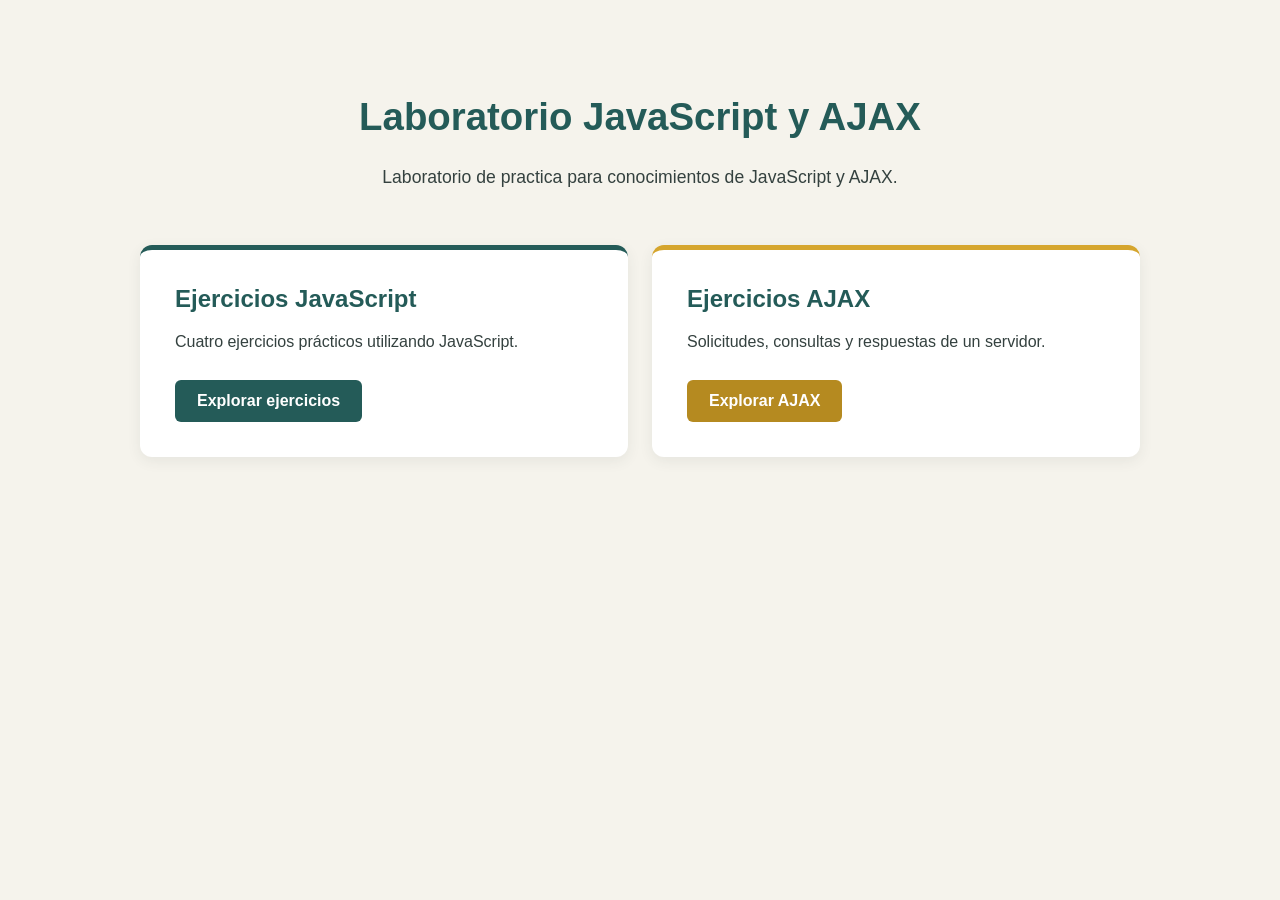
<file: index.html>
<!DOCTYPE html>
<html lang="es">
<head>
    <meta charset="UTF-8">
    <meta name="viewport" content="width=device-width, initial-scale=1.0">
    <meta name="description" content="Laboratorio de JavaScript y AJAX">
    <title>Laboratorio JavaScript y AJAX</title>
    <link rel="stylesheet" href="css/estilos.css">
</head>
<body>

    <main>
        <h1>Laboratorio JavaScript y AJAX</h1>
        <p>Laboratorio de practica para conocimientos de JavaScript y AJAX.</p>

        <section>
            <h2>Ejercicios JavaScript</h2>
            <p>Cuatro ejercicios prácticos utilizando JavaScript.</p>
            <a href="javascript.html">Explorar ejercicios</a>
        </section>

        <section>
            <h2>Ejercicios AJAX</h2>
            <p>Solicitudes, consultas y respuestas de un servidor.</p>
            <a href="ajax.html">Explorar AJAX</a>
        </section>
    </main>

</body>
</html>
</file>
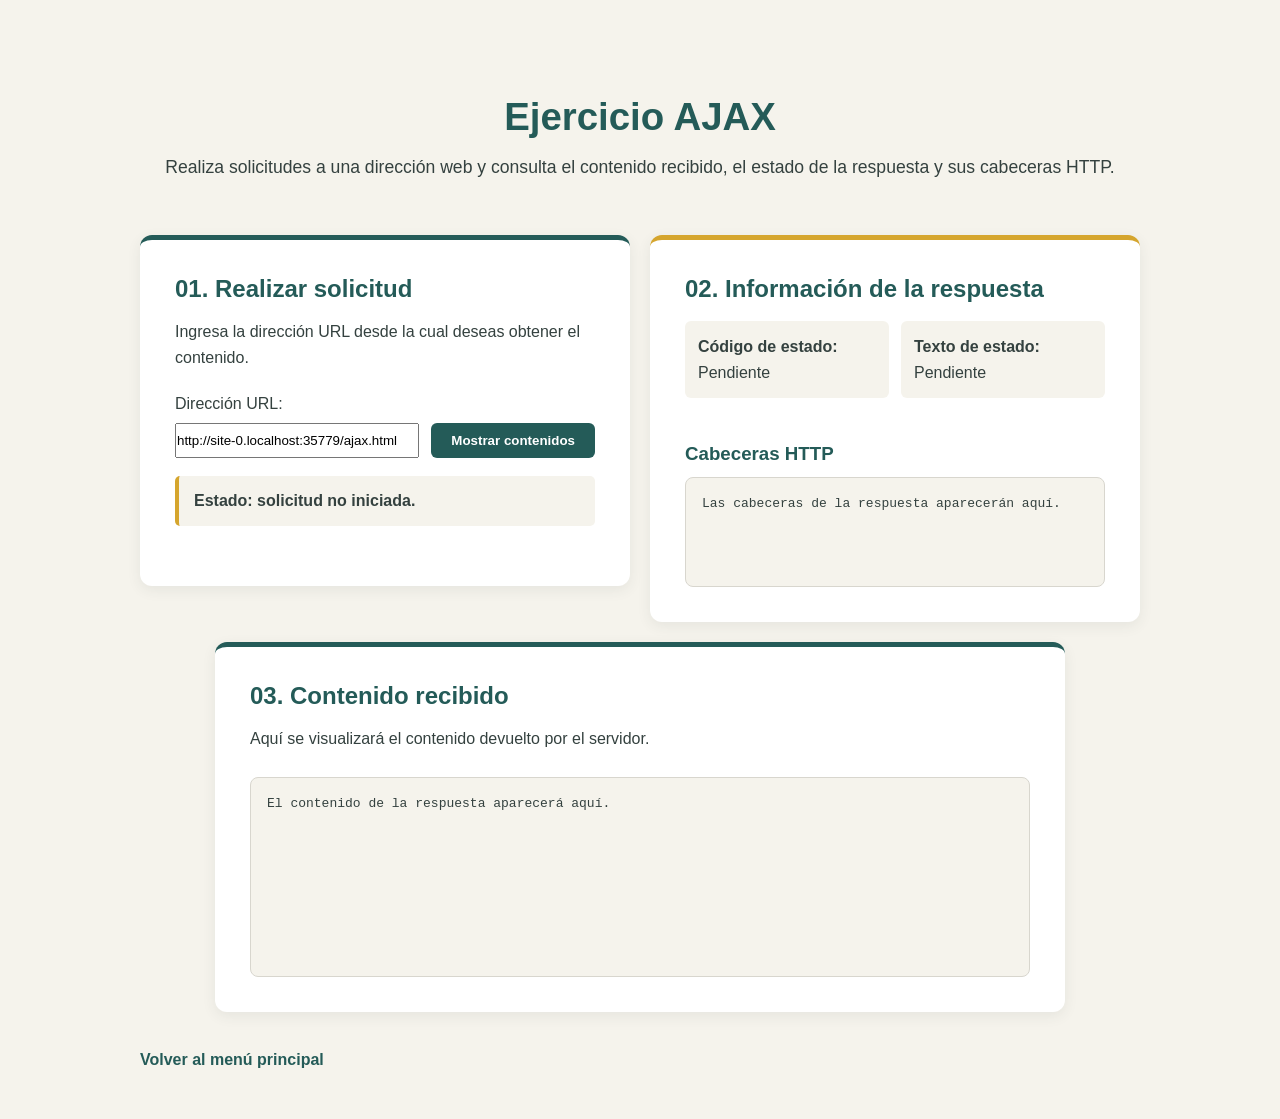
<file: ajax.html>
<!DOCTYPE html>
<html lang="es">

<head>
    <meta charset="UTF-8">
    <meta name="viewport" content="width=device-width, initial-scale=1.0">
    <meta name="description" content="Ejercicio práctico de solicitudes AJAX">
    <title>Ejercicio AJAX</title>

    <link rel="stylesheet" href="css/estilos.css">
    <script src="js/ajax.js" defer></script>
</head>

<body>

    <main class="pagina-ajax">

        <h1>Ejercicio AJAX</h1>

        <p class="introduccion-ajax">
            Realiza solicitudes a una dirección web y consulta el contenido
            recibido, el estado de la respuesta y sus cabeceras HTTP.
        </p>

        <div class="ajax-grid">

            <!-- 01. Realizar solicitud -->
            <section class="ajax-panel">

                <h2>01. Realizar solicitud</h2>

                <p>
                    Ingresa la dirección URL desde la cual deseas obtener el contenido.
                </p>

                <label for="urlSolicitud">Dirección URL:</label>

                <div class="ajax-formulario">

                    <input
                        type="url"
                        id="urlSolicitud"
                        placeholder="La dirección de esta página se cargará automáticamente"
                        autocomplete="url"
                        spellcheck="false"
                    >

                    <button type="button" id="btnMostrar">
                        Mostrar contenidos
                    </button>

                </div>

                <p
                    id="estadoSolicitud"
                    class="estado-solicitud"
                    aria-live="polite"
                >
                    Estado: solicitud no iniciada.
                </p>

            </section>

            <!-- 02. Información de la respuesta -->
            <section class="ajax-panel">

                <h2>02. Información de la respuesta</h2>

                <div class="informacion-respuesta">

                    <p>
                        <strong>Código de estado:</strong>
                        <span id="codigoEstado">Pendiente</span>
                    </p>

                    <p>
                        <strong>Texto de estado:</strong>
                        <span id="textoEstado">Pendiente</span>
                    </p>

                </div>

                <h3>Cabeceras HTTP</h3>

                <pre
                    id="cabecerasRespuesta"
                    class="ajax-salida"
                >Las cabeceras de la respuesta aparecerán aquí.</pre>

            </section>

            <!-- 03. Contenido recibido -->
            <section class="ajax-panel">

                <h2>03. Contenido recibido</h2>

                <p>
                    Aquí se visualizará el contenido devuelto por el servidor.
                </p>

                <pre
                    id="contenidoRespuesta"
                    class="ajax-contenido"
                    aria-live="polite"
                >El contenido de la respuesta aparecerá aquí.</pre>

            </section>

        </div>

        <a href="index.html" class="enlace-regreso">
            Volver al menú principal
        </a>

    </main>

</body>

</html>
</file>
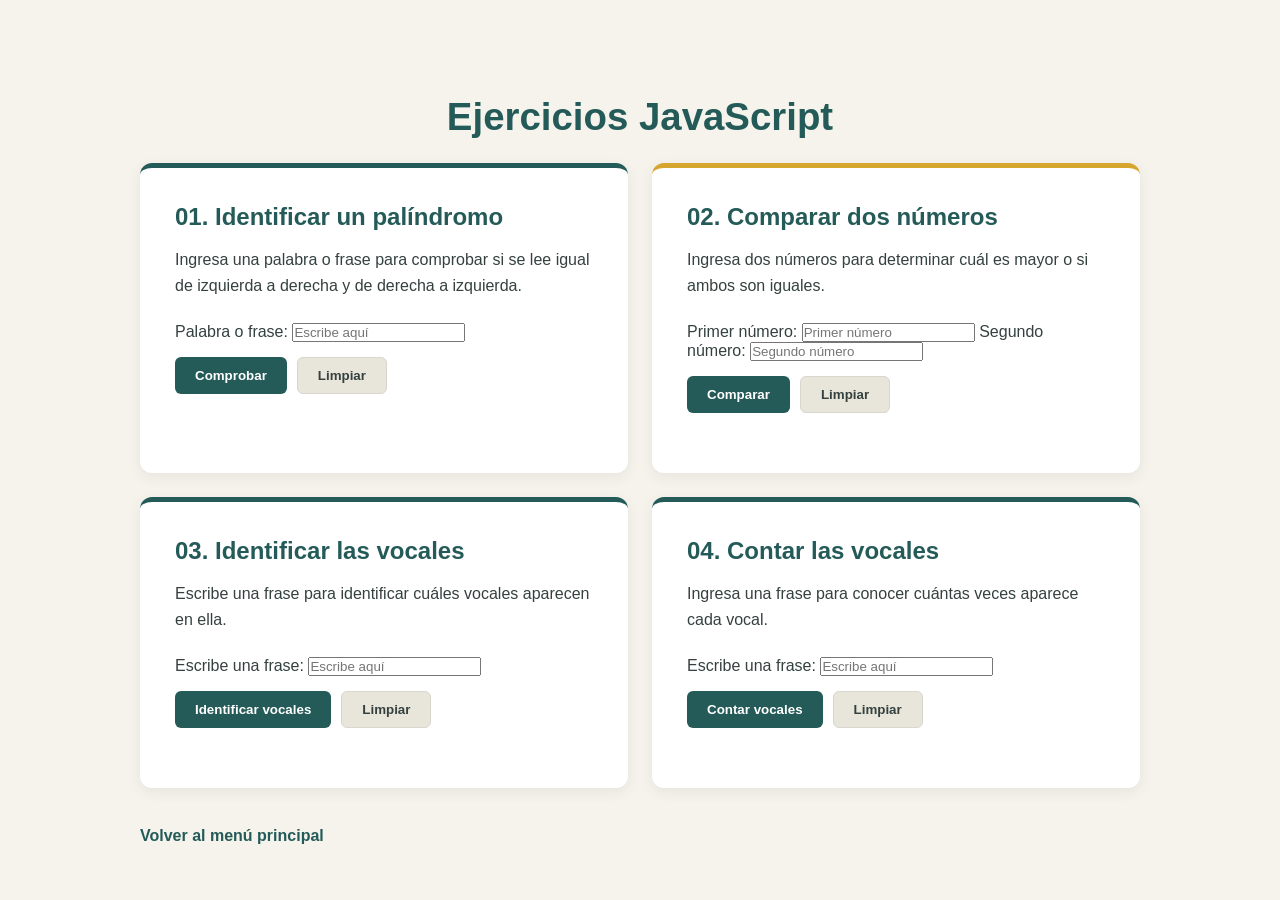
<file: javascript.html>
<!DOCTYPE html>
<html lang="es">
<head>
    <meta charset="UTF-8">
    <meta name="viewport" content="width=device-width, initial-scale=1.0">
    <meta name="description" content="Ejercicios prácticos de JavaScript">
    <title>Ejercicios JavaScript</title>
    <link rel="stylesheet" href="css/estilos.css">
    <script src="js/ejercicios.js" defer></script>
</head>
<body>

    <main>
        <h1>Ejercicios JavaScript</h1>

        <!-- Ejercicio 1: Palíndromo -->
        <section>
            <h2>01. Identificar un palíndromo</h2>
            <p>Ingresa una palabra o frase para comprobar si se lee igual de izquierda a derecha y de derecha a izquierda.</p>

            <label for="textoPalindromo">Palabra o frase:</label>
            <input type="text" id="textoPalindromo" placeholder="Escribe aquí">

            <div class="acciones-ejercicio">
                <button type="button" id="btnPalindromo">Comprobar</button>
                <button type="button" id="btnLimpiarPalindromo" class="btn-limpiar">Limpiar</button>
            </div>

            <p id="resultadoPalindromo" class="resultado" aria-live="polite"></p>
        </section>

        <!-- Ejercicio 2: Número mayor -->
        <section>
            <h2>02. Comparar dos números</h2>
            <p>Ingresa dos números para determinar cuál es mayor o si ambos son iguales.</p>

            <label for="numero1">Primer número:</label>
            <input type="number" id="numero1" step="any" placeholder="Primer número">

            <label for="numero2">Segundo número:</label>
            <input type="number" id="numero2" step="any" placeholder="Segundo número">

            <div class="acciones-ejercicio">
                <button type="button" id="btnComparar">Comparar</button>
                <button type="button" id="btnLimpiarComparacion" class="btn-limpiar">Limpiar</button>
            </div>

            <p id="resultadoComparacion" class="resultado" aria-live="polite"></p>
        </section>

        <!-- Ejercicio 3: Vocales encontradas -->
        <section>
            <h2>03. Identificar las vocales</h2>
            <p>Escribe una frase para identificar cuáles vocales aparecen en ella.</p>

            <label for="textoVocales">Escribe una frase:</label>
            <input type="text" id="textoVocales" placeholder="Escribe aquí">

            <div class="acciones-ejercicio">
                <button type="button" id="btnVocales">Identificar vocales</button>
                <button type="button" id="btnLimpiarVocales" class="btn-limpiar">Limpiar</button>
            </div>

            <p id="resultadoVocales" class="resultado" aria-live="polite"></p>
        </section>

        <!-- Ejercicio 4: Contar vocales -->
        <section>
            <h2>04. Contar las vocales</h2>
            <p>Ingresa una frase para conocer cuántas veces aparece cada vocal.</p>

            <label for="textoConteo">Escribe una frase:</label>
            <input type="text" id="textoConteo" placeholder="Escribe aquí">

            <div class="acciones-ejercicio">
                <button type="button" id="btnContar">Contar vocales</button>
                <button type="button" id="btnLimpiarConteo" class="btn-limpiar">Limpiar</button>
            </div>

            <p id="resultadoConteo" class="resultado" aria-live="polite"></p>
        </section>

        <a href="index.html">Volver al menú principal</a>

    </main>

</body>
</html>
</file>
<file: css/estilos.css>
/* =================================
   ESTILOS GENERALES
================================= */

* {
    margin: 0;
    padding: 0;
    box-sizing: border-box;
}

body {
    font-family: Arial, Helvetica, sans-serif;
    background-color: #F5F3EC;
    color: #34413F;
    min-height: 100vh;
    padding: 50px 24px;
}

/* =================================
   MENU PRINCIPAL
================================= */

main {
    max-width: 1000px;
    margin: 0 auto;
    display: grid;
    grid-template-columns: repeat(2, 1fr);
    gap: 24px;
}

main h1 {
    grid-column: 1 / -1;
    color: #245B58;
    font-size: 2.4rem;
    text-align: center;
    margin-top: 45px;
}

main > p {
    grid-column: 1 / -1;
    text-align: center;
    font-size: 1.1rem;
    line-height: 1.6;
    margin-bottom: 30px;
}

/* =================================
   SECCIONES DE EJERCICIOS
================================= */

section {
    background-color: #FFFFFF;
    padding: 35px;
    border-radius: 12px;
    border-top: 5px solid #245B58;
    box-shadow: 0 4px 14px rgba(52, 65, 63, 0.08);
    transition: transform 0.2s ease, box-shadow 0.2s ease;
}

section:nth-of-type(2) {
    border-top-color: #D5A52D;
}

section:hover {
    transform: translateY(-5px);
    box-shadow: 0 8px 20px rgba(52, 65, 63, 0.13);
}

section h2 {
    color: #245B58;
    font-size: 1.5rem;
    margin-bottom: 16px;
}

section p {
    font-size: 1rem;
    line-height: 1.6;
    margin-bottom: 25px;
}

/* =================================
   ENLACES
================================= */

section a {
    display: inline-block;
    background-color: #245B58;
    color: #FFFFFF;
    text-decoration: none;
    padding: 12px 22px;
    border-radius: 6px;
    font-weight: bold;
    transition: background-color 0.2s ease;
}

section:nth-of-type(2) a {
    background-color: #B58A20;
}

section a:hover {
    background-color: #34413F;
}

/* =================================
   BOTONES DE LOS EJERCICIOS
================================= */

.acciones-ejercicio {
    display: flex;
    flex-wrap: wrap;
    gap: 10px;
    margin-top: 15px;
}

section button {
    padding: 10px 20px;
    border: none;
    border-radius: 6px;
    background-color: #245B58;
    color: #FFFFFF;
    font-weight: bold;
    cursor: pointer;
    transition: background-color 0.2s ease;
}

section button:hover {
    background-color: #34413F;
}

/* Botón secundario para limpiar */

section button.btn-limpiar {
    background-color: #E8E5DA;
    color: #34413F;
    border: 1px solid #D8D6CE;
}

section button.btn-limpiar:hover {
    background-color: #D8D6CE;
}

section button:focus-visible {
    outline: 3px solid #D5A52D;
    outline-offset: 2px;
}

/* =================================
   ENLACE PARA VOLVER AL MENU
================================= */

main > a {
    grid-column: 1 / -1;
    justify-self: start;
    margin-top: 15px;
    color: #245B58;
    font-weight: bold;
    text-decoration: none;
}

main > a:hover {
    color: #B58A20;
    text-decoration: underline;
}

/* =================================
   ADAPTACION A CELULARES
================================= */

@media (max-width: 650px) {

    body {
        padding: 30px 18px;
    }

    main {
        grid-template-columns: 1fr;
    }

    main h1 {
        font-size: 1.9rem;
        margin-top: 20px;
    }

    main > p {
        font-size: 1rem;
    }

    section {
        padding: 25px;
    }

}

/* =================================
   PÁGINA DEL EJERCICIO AJAX
================================= */

.pagina-ajax {
    display: flex;
    flex-direction: column;
    gap: 24px;
}

.pagina-ajax .introduccion-ajax {
    margin-top: -10px;
    text-align: center;
    line-height: 1.6;
}

/* Distribución de los tres paneles */

.ajax-grid {
    display: grid;
    grid-template-columns: repeat(2, minmax(0, 1fr));
    gap: 20px;
    align-items: start;
}

.ajax-grid .ajax-panel {
    width: 100%;
    min-width: 0;
}

/* Panel de contenido centrado */

.ajax-grid .ajax-panel:nth-child(3) {
    grid-column: 1 / -1;
    width: min(100%, 850px);
    justify-self: center;
}

.pagina-ajax .ajax-panel h3 {
    color: #245B58;
    margin: 20px 0 12px;
}

/* Formulario de solicitud */

.ajax-formulario {
    display: flex;
    gap: 12px;
    align-items: stretch;
    margin-top: 10px;
}

.ajax-formulario input {
    flex: 1;
    min-width: 0;
}

.ajax-formulario button {
    flex-shrink: 0;
}

/* Estado de la solicitud */

.estado-solicitud {
    margin-top: 18px;
    padding: 12px 15px;
    background-color: #F5F3EC;
    border-left: 4px solid #D5A52D;
    border-radius: 5px;
    font-weight: 600;
}

/* Información HTTP */

.informacion-respuesta {
    display: grid;
    grid-template-columns: repeat(2, minmax(0, 1fr));
    gap: 12px;
    margin-top: 18px;
}

.informacion-respuesta p {
    padding: 13px;
    background-color: #F5F3EC;
    border-radius: 6px;
    overflow-wrap: anywhere;
}

/* Áreas de respuesta */

.ajax-salida,
.ajax-contenido {
    width: 100%;
    max-height: 220px;
    min-height: 110px;
    overflow: auto;
    padding: 16px;
    background-color: #F5F3EC;
    color: #34413F;
    border: 1px solid #D8D6CE;
    border-radius: 8px;
    font-family: Consolas, monospace;
    font-size: 13px;
    line-height: 1.6;
    white-space: pre-wrap;
    overflow-wrap: anywhere;
}

.ajax-contenido {
    max-height: 350px;
    min-height: 200px;
}

/* Diseño adaptable */

@media (max-width: 800px) {

    .ajax-grid {
        grid-template-columns: 1fr;
    }

    .ajax-grid .ajax-panel:nth-child(3) {
        grid-column: auto;
        width: 100%;
    }

}

@media (max-width: 650px) {

    .ajax-formulario {
        flex-direction: column;
    }

    .ajax-formulario button {
        width: 100%;
    }

    .informacion-respuesta {
        grid-template-columns: 1fr;
    }

}
</file>
